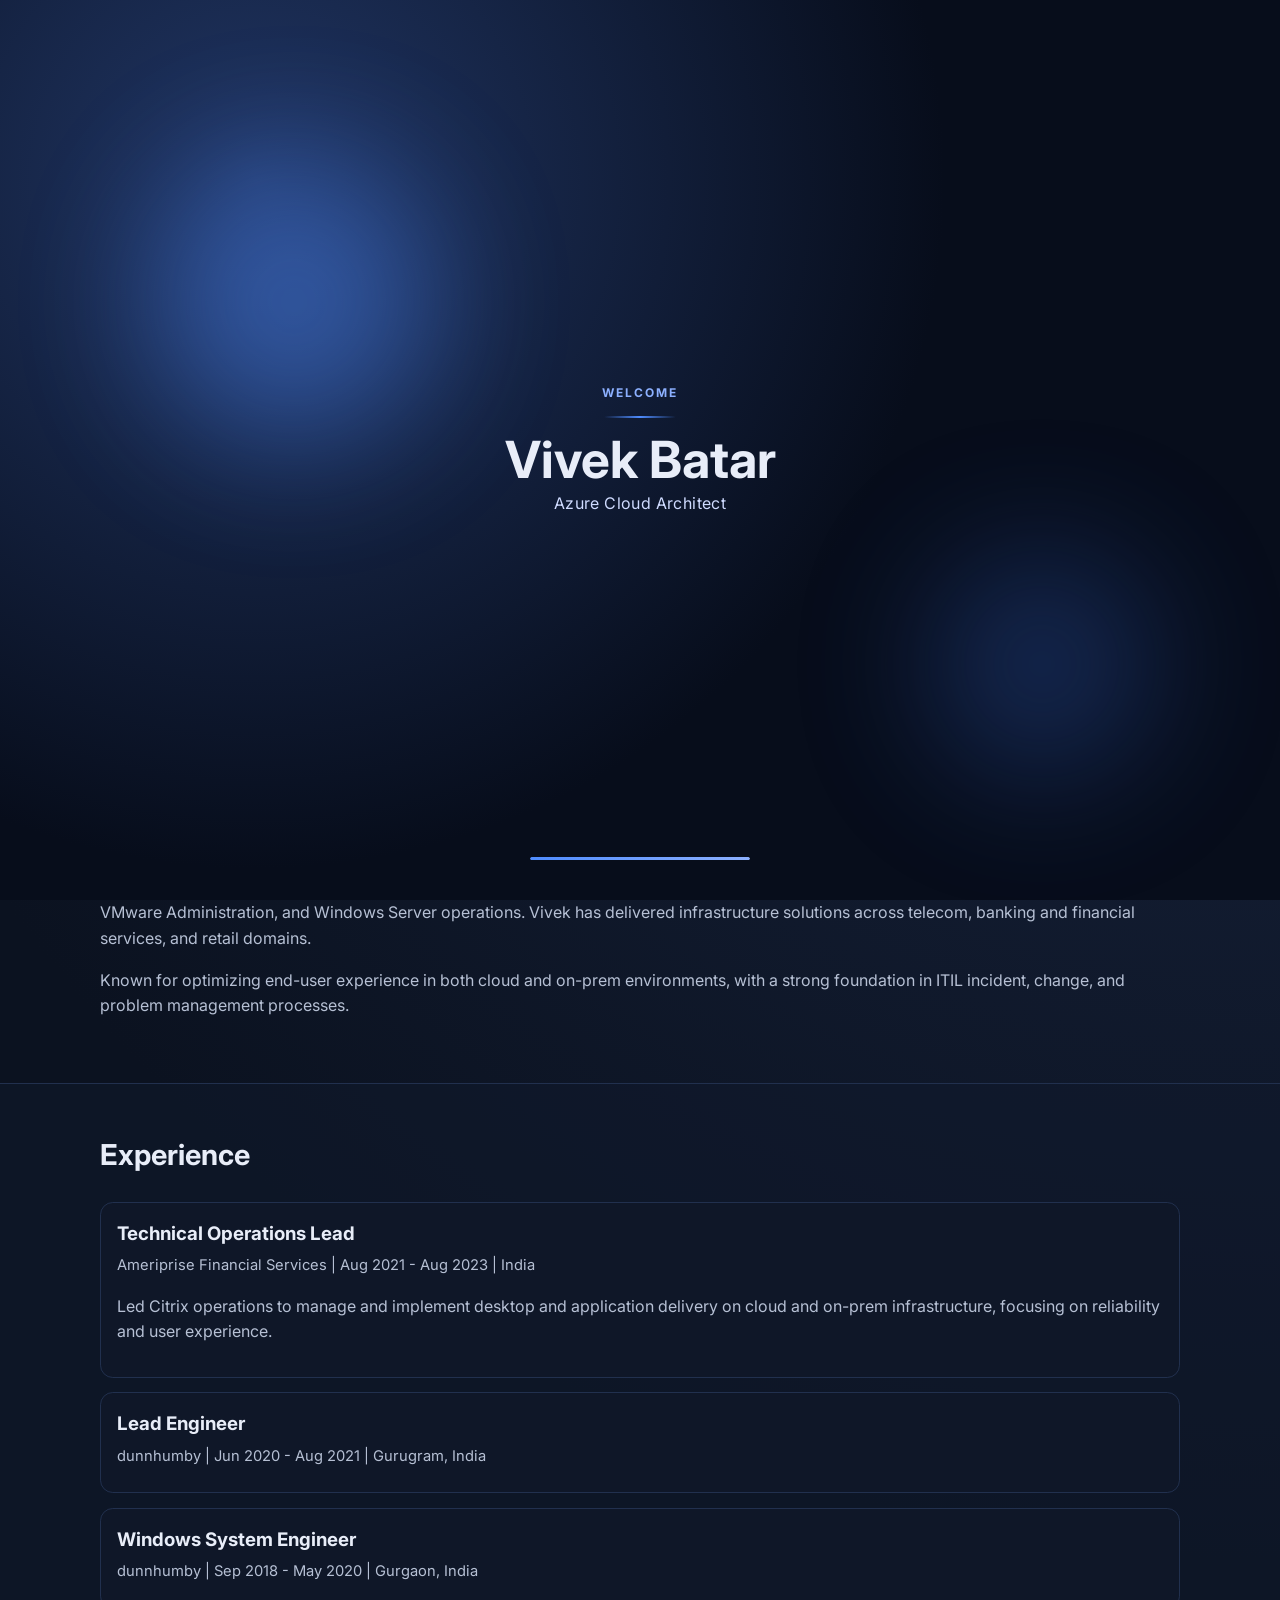
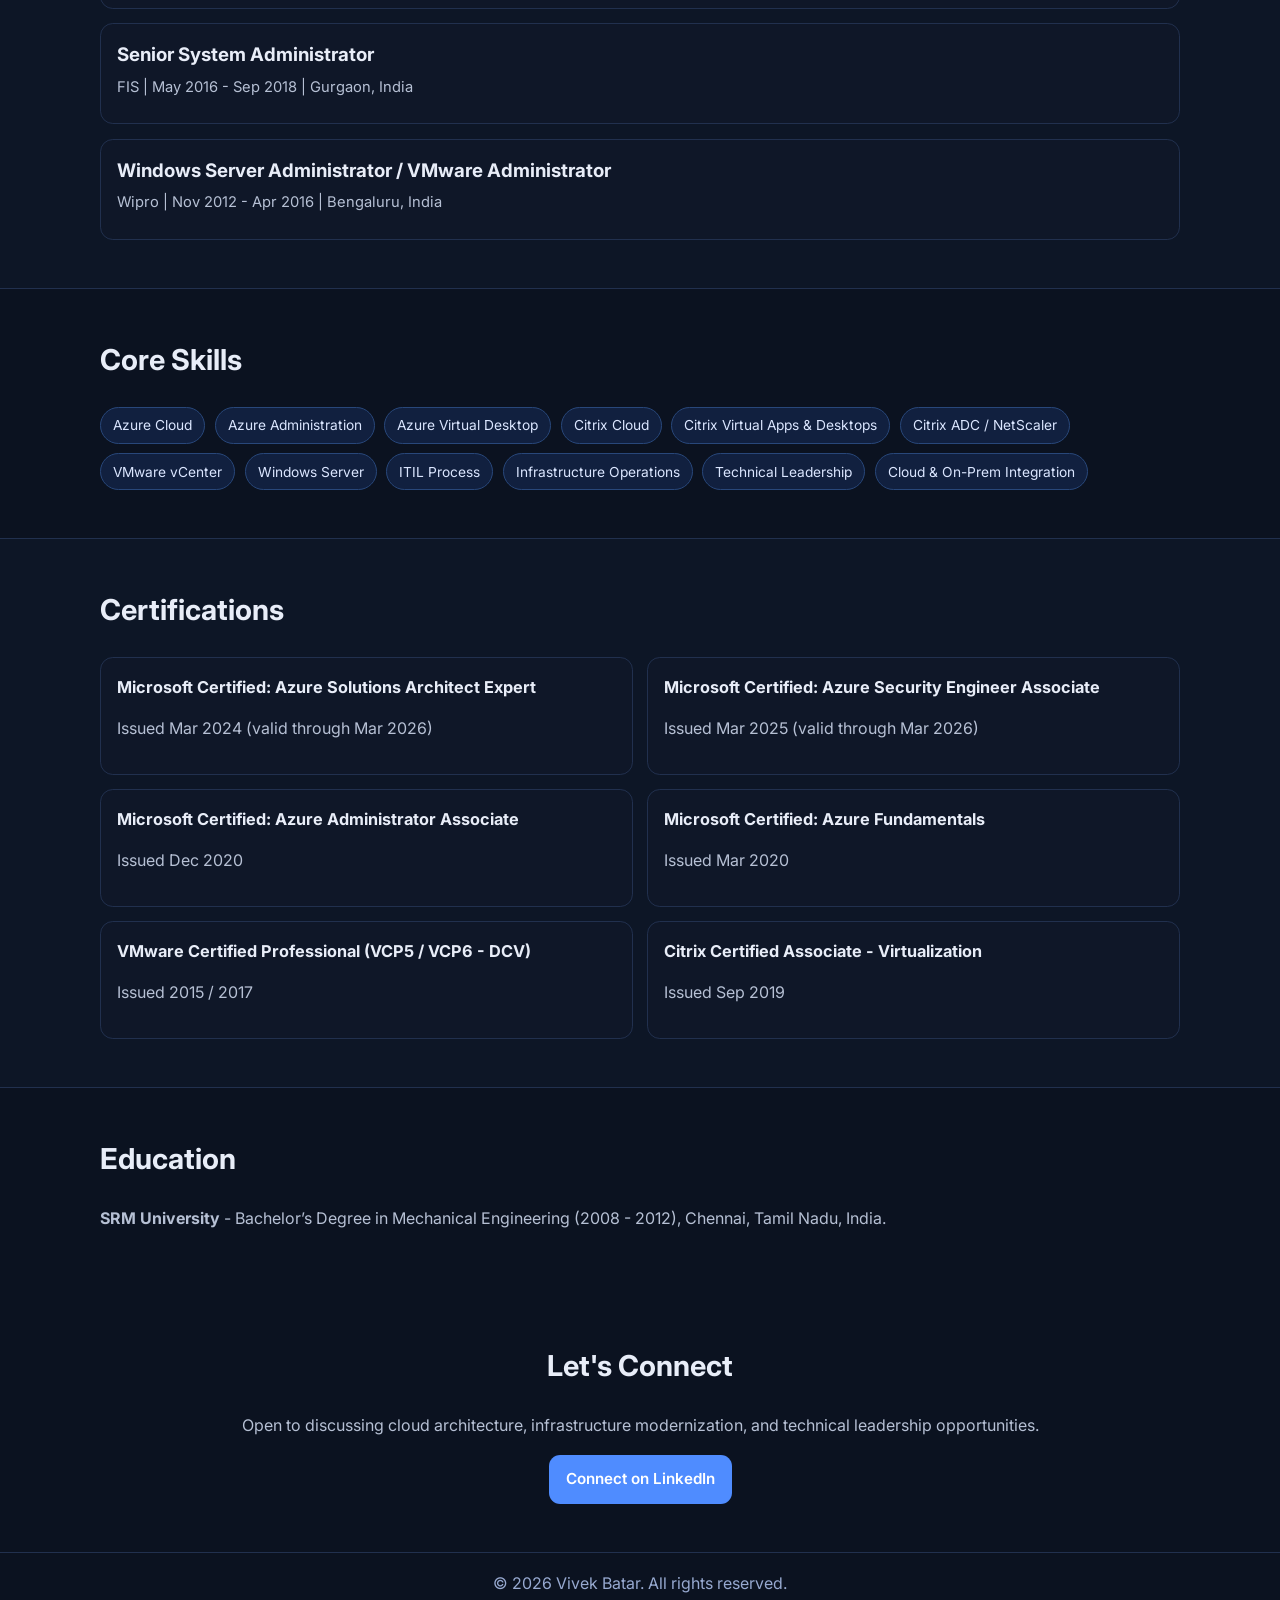
<file: index.html>
<!DOCTYPE html>
<html lang="en">
<head>
  <meta charset="UTF-8" />
  <meta name="viewport" content="width=device-width, initial-scale=1.0" />
  <title>Vivek Batar | Azure Cloud Architect</title>
  <meta
    name="description"
    content="Portfolio website of Vivek Batar, Azure Cloud Architect and Infrastructure Operations Leader with experience in Citrix, VMware, and Windows Server."
  />
  <link rel="preconnect" href="https://fonts.googleapis.com" />
  <link rel="preconnect" href="https://fonts.gstatic.com" crossorigin />
  <link
    href="https://fonts.googleapis.com/css2?family=Inter:wght@400;500;600;700;800&display=swap"
    rel="stylesheet"
  />
  <link rel="stylesheet" href="style.css" />
  <script src="https://platform.linkedin.com/badges/js/profile.js" async defer></script>
</head>
<body>
  <div id="intro-splash" class="intro-splash" role="status" aria-live="polite">
    <div class="intro-glow intro-glow--one" aria-hidden="true"></div>
    <div class="intro-glow intro-glow--two" aria-hidden="true"></div>
    <div class="intro-content">
      <p class="intro-eyebrow">Welcome</p>
      <div class="intro-line" aria-hidden="true"></div>
      <h2 class="intro-name">Vivek Batar</h2>
      <p class="intro-role">Azure Cloud Architect</p>
    </div>
    <div class="intro-progress" aria-hidden="true">
      <span class="intro-progress-bar"></span>
    </div>
  </div>

  <header class="site-header">
    <div class="container nav-wrap">
      <a href="#top" class="logo">Vivek<span>Batar</span></a>
      <nav class="nav-links" aria-label="Primary navigation">
        <a href="#about">About</a>
        <a href="#experience">Experience</a>
        <a href="#skills">Skills</a>
        <a href="#certifications">Certifications</a>
        <a href="#contact">Contact</a>
      </nav>
    </div>
  </header>

  <main id="top">
    <section class="hero">
      <div class="container hero-grid">
        <div>
          <p class="eyebrow">Azure Cloud Architect</p>
          <h1>Vivek Batar</h1>
          <p class="hero-subtitle">
            Azure Architect and Infrastructure Operations Leader specializing in Citrix Cloud,
            Azure Administration, VMware, and enterprise Windows environments.
          </p>
          <div class="hero-actions">
            <a class="btn btn-primary" href="#contact">Get In Touch</a>
            <a
              class="btn btn-secondary"
              href="https://www.linkedin.com/in/vivek-batar-77a251118/?originalSubdomain=in"
              target="_blank"
              rel="noopener noreferrer"
            >
              LinkedIn Profile
            </a>
          </div>
        </div>
        <div class="hero-side">
          <aside class="profile-card">
            <h2>Profile Photo</h2>
            <div
              class="badge-base LI-profile-badge"
              data-locale="en_US"
              data-size="large"
              data-theme="dark"
              data-type="VERTICAL"
              data-vanity="vivek-batar-77a251118"
              data-version="v1"
            >
              <a
                class="badge-base__link LI-simple-link"
                href="https://www.linkedin.com/in/vivek-batar-77a251118/?originalSubdomain=in"
              >
                Vivek Batar
              </a>
            </div>
          </aside>
          <aside class="hero-card">
            <h2>Quick Snapshot</h2>
            <ul>
              <li>10+ years of IT infrastructure experience</li>
              <li>Based in Gurugram, Haryana, India</li>
              <li>Focus: Azure, Citrix, VMware, Windows Server</li>
              <li>Infra Ops Tech Lead at global enterprises</li>
            </ul>
          </aside>
        </div>
      </div>
    </section>

    <section id="about" class="section">
      <div class="container">
        <h2>About</h2>
        <p>
          Technology professional with hands-on experience in Citrix XenApp/Desktop administration,
          Citrix Cloud, Citrix ADC, Azure Administration, VMware Administration, and Windows Server
          operations. Vivek has delivered infrastructure solutions across telecom, banking and
          financial services, and retail domains.
        </p>
        <p>
          Known for optimizing end-user experience in both cloud and on-prem environments, with a
          strong foundation in ITIL incident, change, and problem management processes.
        </p>
      </div>
    </section>

    <section id="experience" class="section section-muted">
      <div class="container">
        <h2>Experience</h2>
        <div class="timeline">
          <article class="timeline-item">
            <h3>Technical Operations Lead</h3>
            <p class="meta">Ameriprise Financial Services | Aug 2021 - Aug 2023 | India</p>
            <p>
              Led Citrix operations to manage and implement desktop and application delivery on cloud
              and on-prem infrastructure, focusing on reliability and user experience.
            </p>
          </article>

          <article class="timeline-item">
            <h3>Lead Engineer</h3>
            <p class="meta">dunnhumby | Jun 2020 - Aug 2021 | Gurugram, India</p>
          </article>

          <article class="timeline-item">
            <h3>Windows System Engineer</h3>
            <p class="meta">dunnhumby | Sep 2018 - May 2020 | Gurgaon, India</p>
          </article>

          <article class="timeline-item">
            <h3>Senior System Administrator</h3>
            <p class="meta">FIS | May 2016 - Sep 2018 | Gurgaon, India</p>
          </article>

          <article class="timeline-item">
            <h3>Windows Server Administrator / VMware Administrator</h3>
            <p class="meta">Wipro | Nov 2012 - Apr 2016 | Bengaluru, India</p>
          </article>
        </div>
      </div>
    </section>

    <section id="skills" class="section">
      <div class="container">
        <h2>Core Skills</h2>
        <div class="chips">
          <span>Azure Cloud</span>
          <span>Azure Administration</span>
          <span>Azure Virtual Desktop</span>
          <span>Citrix Cloud</span>
          <span>Citrix Virtual Apps & Desktops</span>
          <span>Citrix ADC / NetScaler</span>
          <span>VMware vCenter</span>
          <span>Windows Server</span>
          <span>ITIL Process</span>
          <span>Infrastructure Operations</span>
          <span>Technical Leadership</span>
          <span>Cloud & On-Prem Integration</span>
        </div>
      </div>
    </section>

    <section id="certifications" class="section section-muted">
      <div class="container">
        <h2>Certifications</h2>
        <div class="cards">
          <article class="card">
            <h3>Microsoft Certified: Azure Solutions Architect Expert</h3>
            <p>Issued Mar 2024 (valid through Mar 2026)</p>
          </article>
          <article class="card">
            <h3>Microsoft Certified: Azure Security Engineer Associate</h3>
            <p>Issued Mar 2025 (valid through Mar 2026)</p>
          </article>
          <article class="card">
            <h3>Microsoft Certified: Azure Administrator Associate</h3>
            <p>Issued Dec 2020</p>
          </article>
          <article class="card">
            <h3>Microsoft Certified: Azure Fundamentals</h3>
            <p>Issued Mar 2020</p>
          </article>
          <article class="card">
            <h3>VMware Certified Professional (VCP5 / VCP6 - DCV)</h3>
            <p>Issued 2015 / 2017</p>
          </article>
          <article class="card">
            <h3>Citrix Certified Associate - Virtualization</h3>
            <p>Issued Sep 2019</p>
          </article>
        </div>
      </div>
    </section>

    <section id="education" class="section">
      <div class="container">
        <h2>Education</h2>
        <p>
          <strong>SRM University</strong> - Bachelor’s Degree in Mechanical Engineering
          (2008 - 2012), Chennai, Tamil Nadu, India.
        </p>
      </div>
    </section>

    <section id="contact" class="section">
      <div class="container contact">
        <h2>Let's Connect</h2>
        <p>
          Open to discussing cloud architecture, infrastructure modernization, and technical
          leadership opportunities.
        </p>
        <a
          class="btn btn-primary"
          href="https://www.linkedin.com/in/vivek-batar-77a251118/?originalSubdomain=in"
          target="_blank"
          rel="noopener noreferrer"
        >
          Connect on LinkedIn
        </a>
      </div>
    </section>
  </main>

  <footer class="site-footer">
    <div class="container">
      <p>© <span id="year"></span> Vivek Batar. All rights reserved.</p>
    </div>
  </footer>

  <script>
    (function () {
      const splash = document.getElementById("intro-splash");
      const prefersReducedMotion = window.matchMedia("(prefers-reduced-motion: reduce)").matches;

      document.body.classList.add("splash-active");
      requestAnimationFrame(() => splash.classList.add("show"));

      const splashDuration = prefersReducedMotion ? 900 : 4500;
      const exitDuration = prefersReducedMotion ? 400 : 900;

      setTimeout(() => {
        splash.classList.add("hide");
        document.body.classList.remove("splash-active");
      }, splashDuration);

      setTimeout(() => {
        splash.remove();
      }, splashDuration + exitDuration);
    })();

    document.getElementById("year").textContent = new Date().getFullYear();
  </script>
</body>
</html>
</file>
<file: style.css>
:root {
  --bg: #0b1220;
  --surface: #111a2d;
  --surface-2: #0f1728;
  --text: #e8edf8;
  --muted: #b6c0d4;
  --primary: #4f8cff;
  --primary-dark: #3d74d6;
  --border: #21304e;
  --max-width: 1080px;
}

*,
*::before,
*::after {
  box-sizing: border-box;
}

html {
  scroll-behavior: smooth;
}

body {
  margin: 0;
  font-family: "Inter", sans-serif;
  background: radial-gradient(circle at top right, #1a2743 0%, var(--bg) 45%);
  color: var(--text);
  line-height: 1.6;
}

body.splash-active {
  overflow: hidden;
}

img,
iframe {
  max-width: 100%;
}

a {
  color: inherit;
}

.container {
  width: min(100% - 2rem, var(--max-width));
  margin-inline: auto;
}

.site-header {
  position: sticky;
  top: 0;
  z-index: 10;
  background: rgba(11, 18, 32, 0.9);
  border-bottom: 1px solid var(--border);
  backdrop-filter: blur(8px);
}

.nav-wrap {
  display: flex;
  align-items: center;
  justify-content: space-between;
  padding: 0.9rem 0;
}

.logo {
  text-decoration: none;
  font-weight: 800;
  font-size: 1.15rem;
  letter-spacing: 0.2px;
}

.logo span {
  color: var(--primary);
}

.nav-links {
  display: flex;
  gap: 1.1rem;
}

.nav-links a {
  text-decoration: none;
  color: var(--muted);
  font-size: 0.95rem;
  white-space: nowrap;
}

.nav-links a:hover {
  color: #ffffff;
}

.hero {
  padding: 5rem 0 3.2rem;
}

.hero-grid {
  display: grid;
  grid-template-columns: 1.6fr 1fr;
  gap: 1.5rem;
  align-items: start;
}

.hero-side {
  display: grid;
  gap: 0.9rem;
}

.eyebrow {
  margin: 0;
  color: #8fb1ff;
  font-weight: 700;
  text-transform: uppercase;
  letter-spacing: 1.4px;
  font-size: 0.78rem;
}

h1 {
  margin: 0.5rem 0 0.7rem;
  font-size: clamp(2rem, 5vw, 3.4rem);
  line-height: 1.1;
}

.hero-subtitle {
  margin: 0;
  color: var(--muted);
  max-width: 62ch;
}

.hero-actions {
  margin-top: 1.3rem;
  display: flex;
  flex-wrap: wrap;
  gap: 0.8rem;
}

.btn {
  display: inline-block;
  text-decoration: none;
  border-radius: 0.7rem;
  font-weight: 600;
  font-size: 0.95rem;
  padding: 0.72rem 1rem;
  border: 1px solid transparent;
}

.btn-primary {
  background: var(--primary);
  color: #fff;
}

.btn-primary:hover {
  background: var(--primary-dark);
}

.btn-secondary {
  border-color: var(--border);
  background: transparent;
  color: var(--text);
}

.btn-secondary:hover {
  border-color: #3b5a99;
}

.hero-card {
  background: linear-gradient(180deg, var(--surface), var(--surface-2));
  border: 1px solid var(--border);
  border-radius: 1rem;
  padding: 1.2rem;
}

.profile-card {
  background: linear-gradient(180deg, var(--surface), var(--surface-2));
  border: 1px solid var(--border);
  border-radius: 1rem;
  padding: 1.2rem;
}

.profile-card h2 {
  margin-top: 0;
  margin-bottom: 0.7rem;
  font-size: 1.05rem;
}

.profile-card .LI-profile-badge {
  width: 100%;
  min-height: 290px;
}

.profile-card .badge-base__link {
  word-break: break-word;
}

.hero-card h2 {
  margin-top: 0;
  font-size: 1.05rem;
}

.hero-card ul {
  margin: 0;
  padding-left: 1.1rem;
  color: var(--muted);
}

.section {
  padding: 3rem 0;
}

.section h2 {
  margin-top: 0;
  font-size: 1.8rem;
}

.section p {
  color: var(--muted);
}

.section-muted {
  background: rgba(17, 26, 45, 0.52);
  border-top: 1px solid var(--border);
  border-bottom: 1px solid var(--border);
}

.timeline {
  display: grid;
  gap: 0.9rem;
}

.timeline-item {
  background: var(--surface-2);
  border: 1px solid var(--border);
  border-radius: 0.8rem;
  padding: 1rem;
}

.timeline-item h3 {
  margin: 0 0 0.35rem;
}

.meta {
  margin: 0 0 0.5rem;
  color: #92a6d0;
  font-size: 0.92rem;
}

.chips {
  display: flex;
  flex-wrap: wrap;
  gap: 0.6rem;
}

.chips span {
  background: #11203f;
  color: #dbe6ff;
  border: 1px solid #28477a;
  border-radius: 999px;
  padding: 0.4rem 0.75rem;
  font-size: 0.86rem;
}

.cards {
  display: grid;
  grid-template-columns: repeat(2, minmax(0, 1fr));
  gap: 0.9rem;
}

.card {
  background: var(--surface-2);
  border: 1px solid var(--border);
  border-radius: 0.8rem;
  padding: 1rem;
}

.card h3 {
  margin: 0 0 0.35rem;
  font-size: 1.02rem;
}

.contact {
  text-align: center;
}

.site-footer {
  border-top: 1px solid var(--border);
  padding: 1.1rem 0 1.8rem;
}

.site-footer p {
  color: #97a9d0;
  margin: 0;
  text-align: center;
}

.intro-splash {
  position: fixed;
  inset: 0;
  z-index: 1000;
  background: radial-gradient(circle at 20% 20%, #203563 0%, #070d1b 55%);
  display: grid;
  place-items: center;
  overflow: hidden;
  opacity: 0;
  transform: scale(1.04);
  transition: opacity 0.9s ease, transform 0.9s ease;
}

.intro-splash.show {
  opacity: 1;
  transform: scale(1);
}

.intro-glow {
  position: absolute;
  border-radius: 50%;
  filter: blur(70px);
  opacity: 0;
  pointer-events: none;
}

.intro-glow--one {
  width: 280px;
  height: 280px;
  background: #4f8cff;
  top: 18%;
  left: 12%;
  animation: intro-glow-in 1.2s ease forwards, intro-float 5s ease-in-out 1.2s infinite;
}

.intro-glow--two {
  width: 220px;
  height: 220px;
  background: #2a4f9e;
  bottom: 14%;
  right: 10%;
  animation: intro-glow-in 1.4s ease 0.3s forwards, intro-float 6s ease-in-out 1.5s infinite reverse;
}

.intro-content {
  position: relative;
  z-index: 1;
  text-align: center;
  padding: 0 1.25rem;
}

.intro-eyebrow {
  margin: 0;
  letter-spacing: 2px;
  text-transform: uppercase;
  color: #8cb0ff;
  font-size: 0.75rem;
  font-weight: 700;
  opacity: 0;
  transform: translateY(12px);
  animation: intro-fade-up 0.9s ease 0.4s forwards;
}

.intro-line {
  width: 0;
  height: 2px;
  margin: 0.85rem auto;
  background: linear-gradient(90deg, transparent, #4f8cff, transparent);
  border-radius: 999px;
  animation: intro-line-grow 1.1s ease 0.9s forwards;
}

.intro-name {
  margin: 0.35rem 0 0.25rem;
  font-size: clamp(2rem, 6vw, 3.2rem);
  line-height: 1.08;
  opacity: 0;
  transform: translateY(18px) scale(0.97);
  animation: intro-name-in 1s ease 1.2s forwards;
}

.intro-role {
  margin: 0;
  color: #cfdbff;
  opacity: 0;
  letter-spacing: 0.4px;
  animation: intro-fade-up 0.9s ease 1.7s forwards;
}

.intro-progress {
  position: absolute;
  bottom: 2.5rem;
  left: 50%;
  transform: translateX(-50%);
  width: min(220px, 60vw);
  height: 3px;
  background: rgba(255, 255, 255, 0.12);
  border-radius: 999px;
  overflow: hidden;
  opacity: 0;
  animation: intro-fade-in 0.6s ease 0.6s forwards;
}

.intro-progress-bar {
  display: block;
  width: 0;
  height: 100%;
  background: linear-gradient(90deg, #4f8cff, #8cb0ff);
  border-radius: inherit;
  animation: intro-progress-fill 4.2s ease-in-out 0.8s forwards;
}

.intro-splash.hide {
  opacity: 0;
  transform: scale(1.03);
  pointer-events: none;
}

.intro-splash.hide .intro-content {
  animation: intro-content-out 0.9s ease forwards;
}

@keyframes intro-glow-in {
  to {
    opacity: 0.45;
  }
}

@keyframes intro-float {
  0%,
  100% {
    transform: translateY(0);
  }
  50% {
    transform: translateY(-14px);
  }
}

@keyframes intro-fade-up {
  to {
    opacity: 1;
    transform: translateY(0);
  }
}

@keyframes intro-fade-in {
  to {
    opacity: 1;
  }
}

@keyframes intro-line-grow {
  to {
    width: 72px;
  }
}

@keyframes intro-name-in {
  to {
    opacity: 1;
    transform: translateY(0) scale(1);
  }
}

@keyframes intro-progress-fill {
  to {
    width: 100%;
  }
}

@keyframes intro-content-out {
  to {
    opacity: 0;
    transform: translateY(-10px) scale(0.98);
  }
}

@media (prefers-reduced-motion: reduce) {
  .intro-splash,
  .intro-glow,
  .intro-eyebrow,
  .intro-line,
  .intro-name,
  .intro-role,
  .intro-progress,
  .intro-progress-bar {
    animation: none !important;
    transition: none !important;
  }

  .intro-splash.show {
    opacity: 1;
    transform: none;
  }

  .intro-eyebrow,
  .intro-name,
  .intro-role,
  .intro-progress {
    opacity: 1;
    transform: none;
  }

  .intro-line {
    width: 72px;
  }

  .intro-progress-bar {
    width: 100%;
  }

  .intro-glow {
    opacity: 0.3;
  }
}

@media (max-width: 900px) {
  .hero {
    padding: 4rem 0 2.8rem;
  }

  .hero-grid {
    grid-template-columns: 1fr;
    gap: 1.1rem;
  }

  .hero-side {
    grid-template-columns: 1fr 1fr;
  }

  .cards {
    grid-template-columns: 1fr;
  }

  .section {
    padding: 2.5rem 0;
  }
}

@media (max-width: 700px) {
  .container {
    width: min(100% - 1.25rem, var(--max-width));
  }

  .nav-wrap {
    flex-direction: column;
    gap: 0.65rem;
  }

  .nav-links {
    width: 100%;
    flex-wrap: wrap;
    justify-content: center;
    gap: 0.7rem 0.9rem;
  }

  .hero {
    padding-top: 3.5rem;
  }

  .hero-actions {
    flex-direction: column;
    align-items: stretch;
  }

  .hero-actions .btn {
    width: 100%;
    text-align: center;
  }

  .hero-side {
    grid-template-columns: 1fr;
  }

  .section h2 {
    font-size: 1.55rem;
  }

  .timeline-item,
  .card,
  .hero-card,
  .profile-card {
    padding: 0.9rem;
  }

  .chips span {
    font-size: 0.82rem;
    padding: 0.36rem 0.65rem;
  }
}

@media (max-width: 480px) {
  h1 {
    font-size: clamp(1.8rem, 9vw, 2.3rem);
  }

  .eyebrow {
    font-size: 0.72rem;
    letter-spacing: 1.1px;
  }

  .hero-subtitle {
    font-size: 0.95rem;
  }

  .meta {
    font-size: 0.86rem;
  }

  .site-footer {
    padding: 1rem 0 1.35rem;
  }
}
</file>
